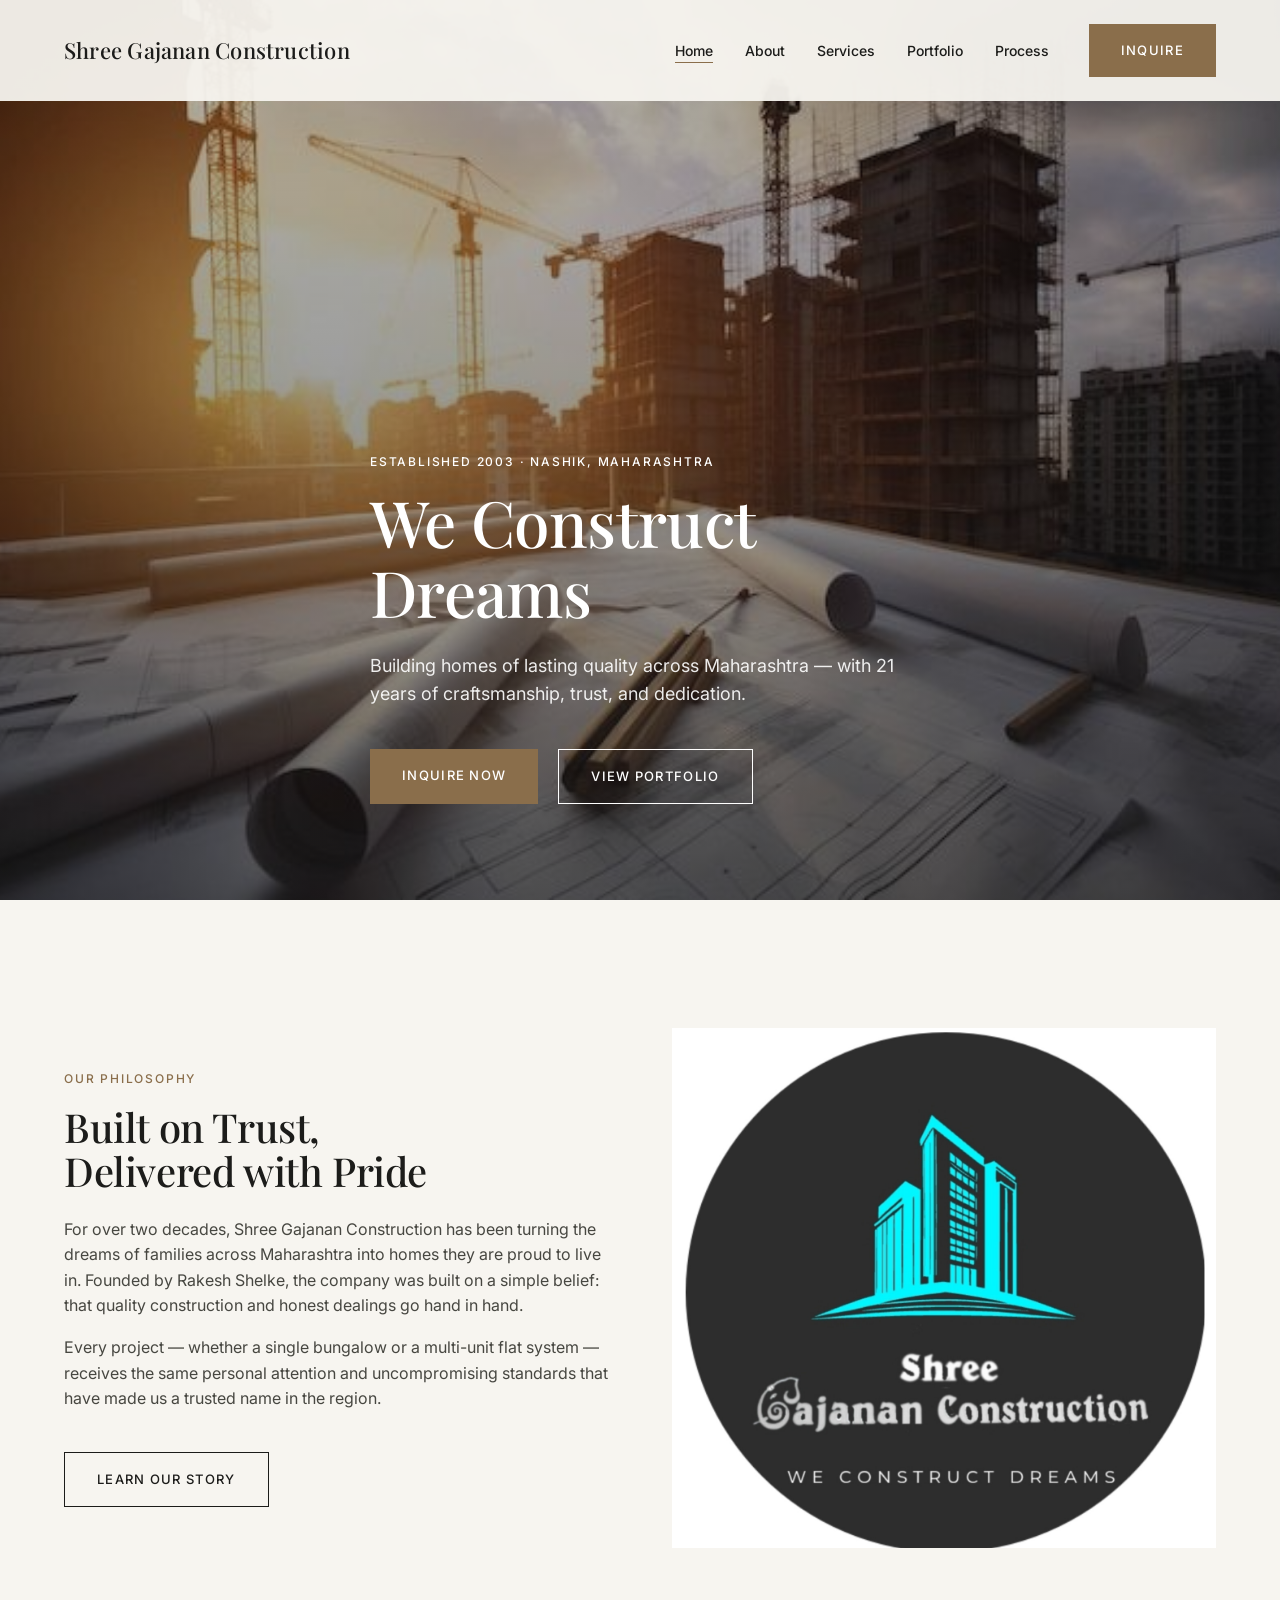
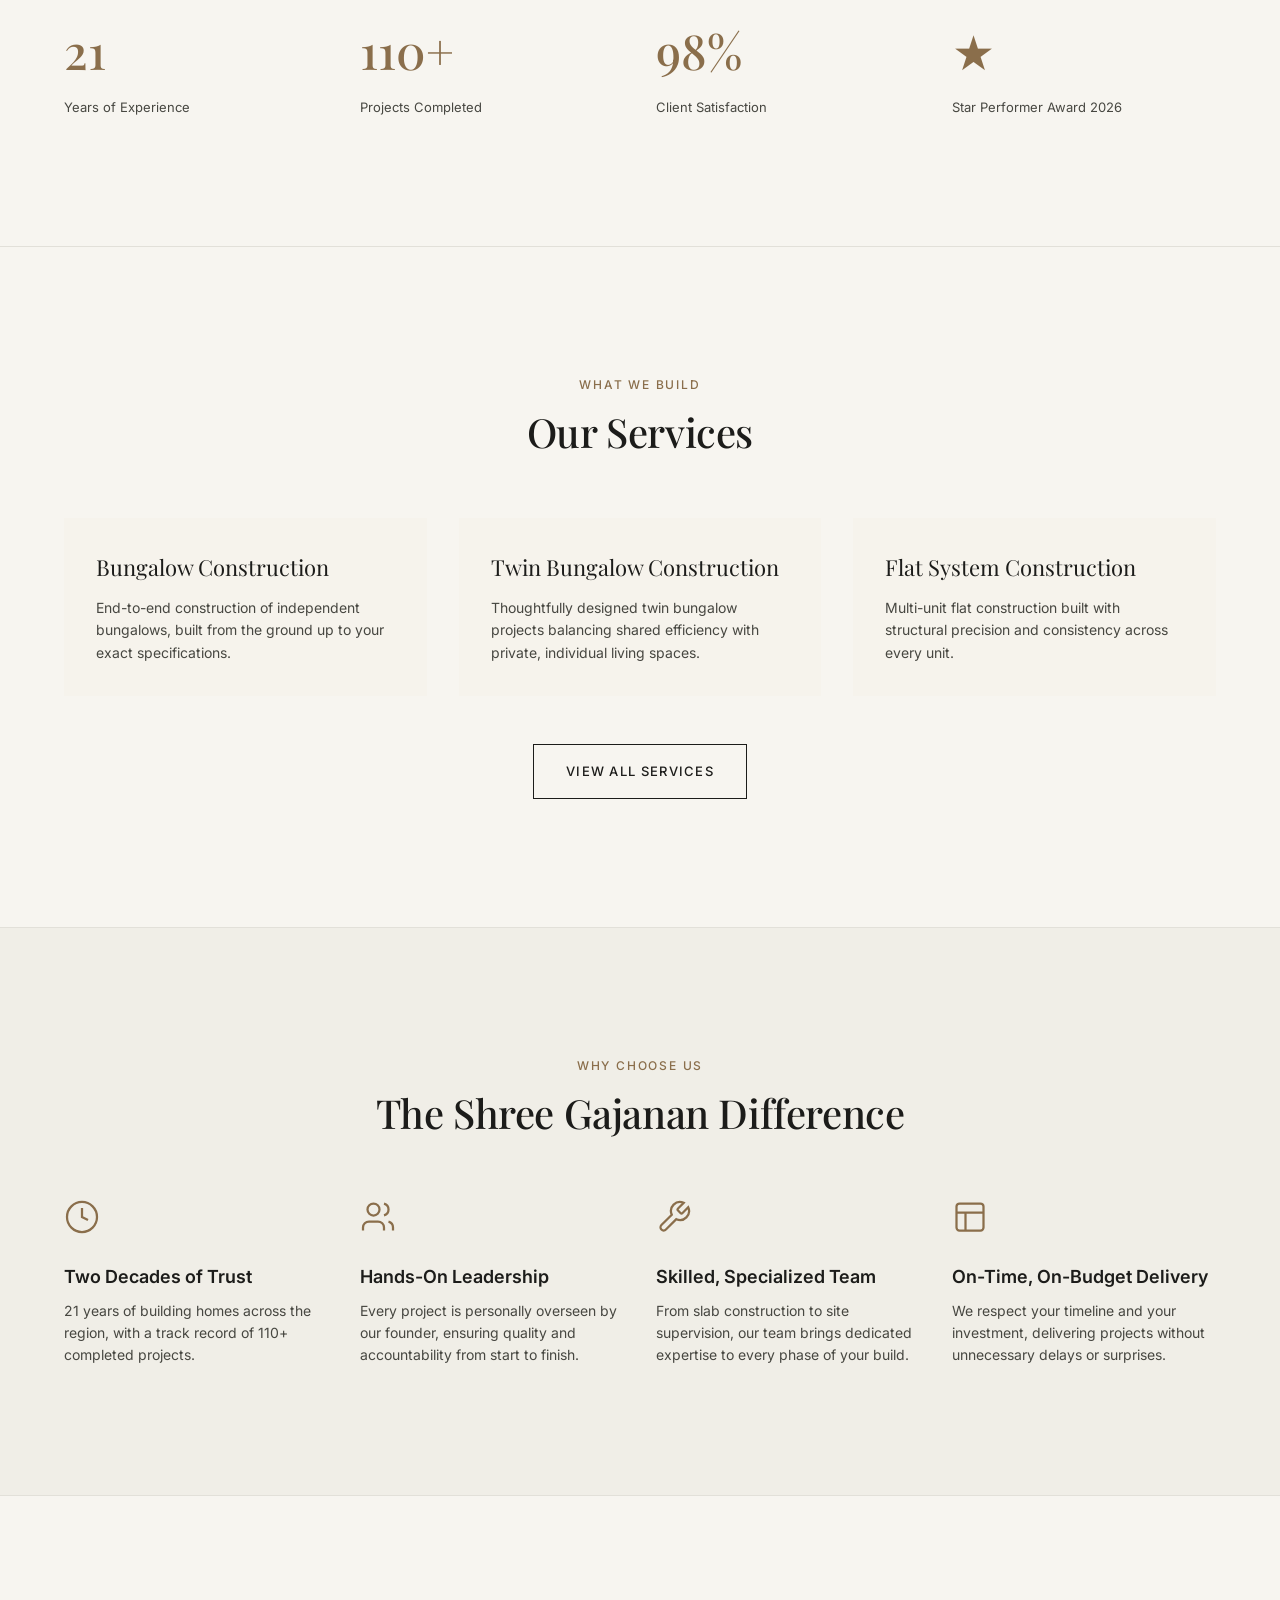
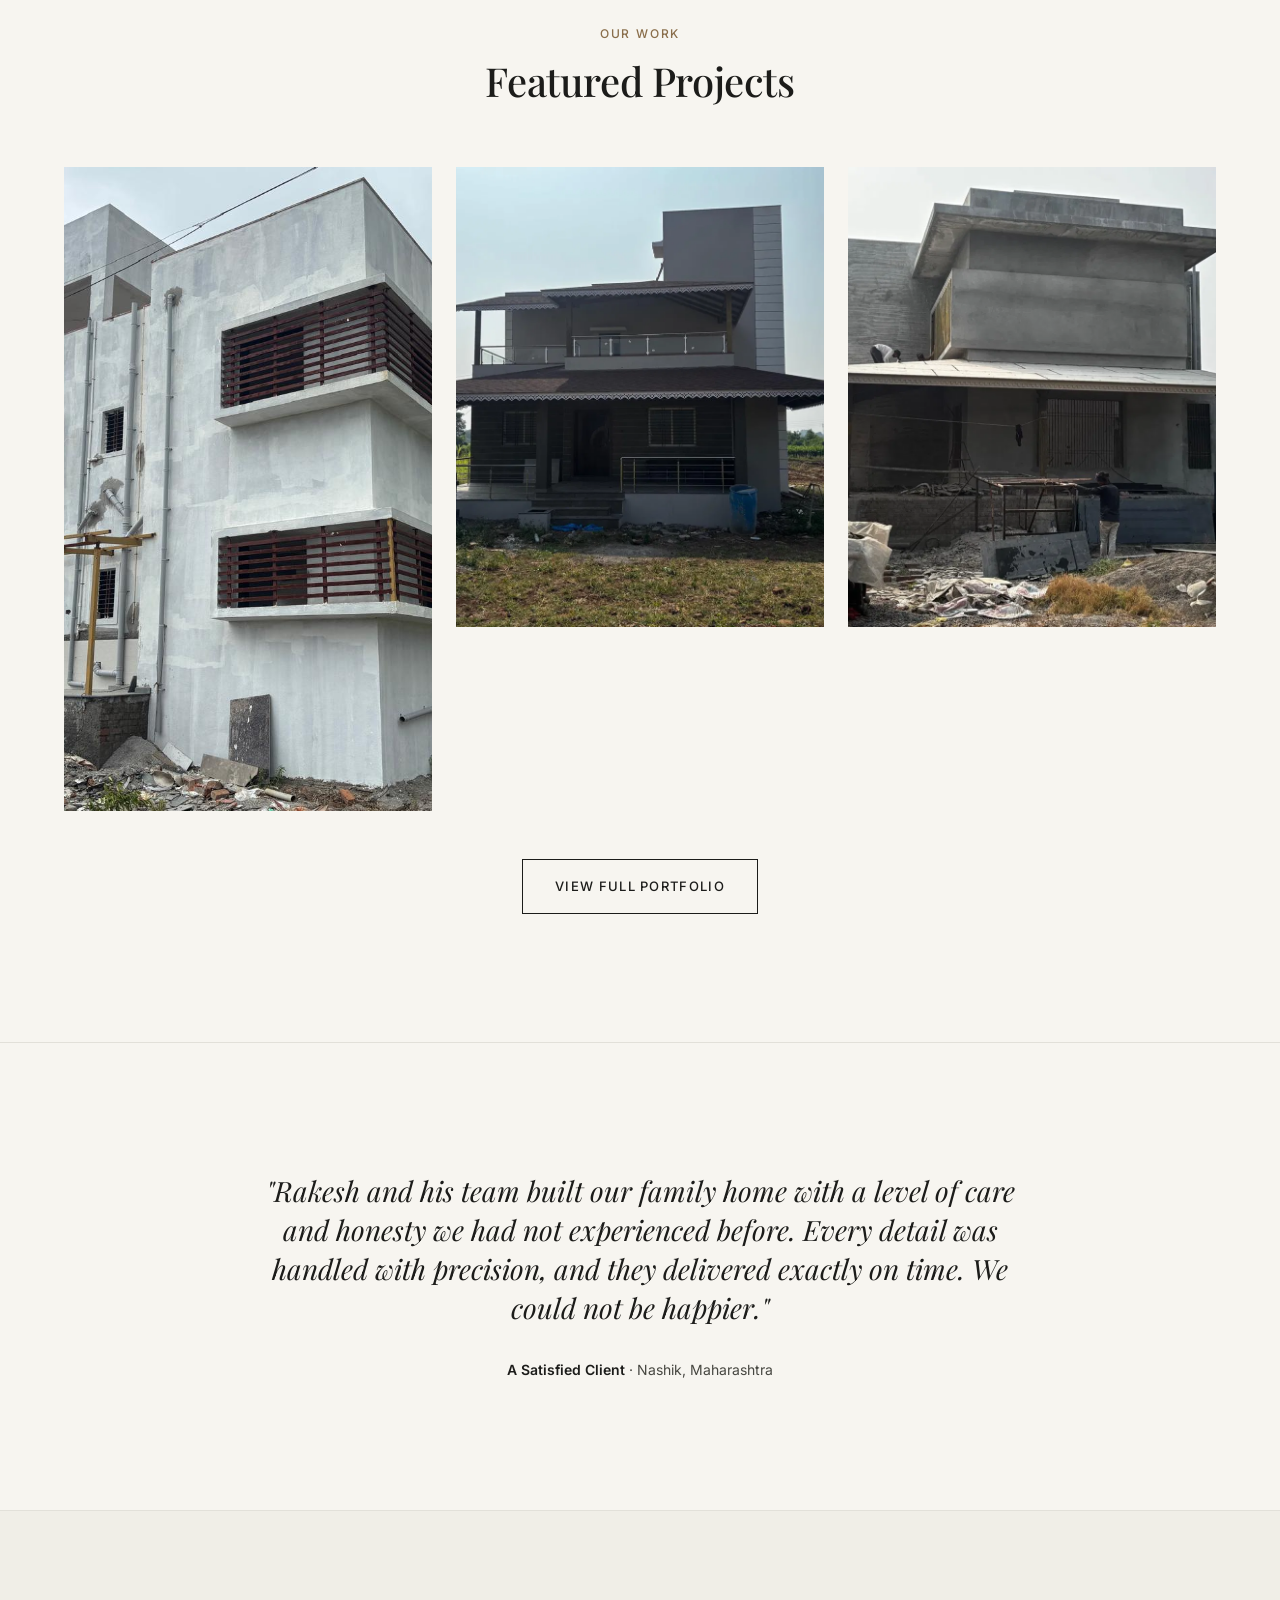
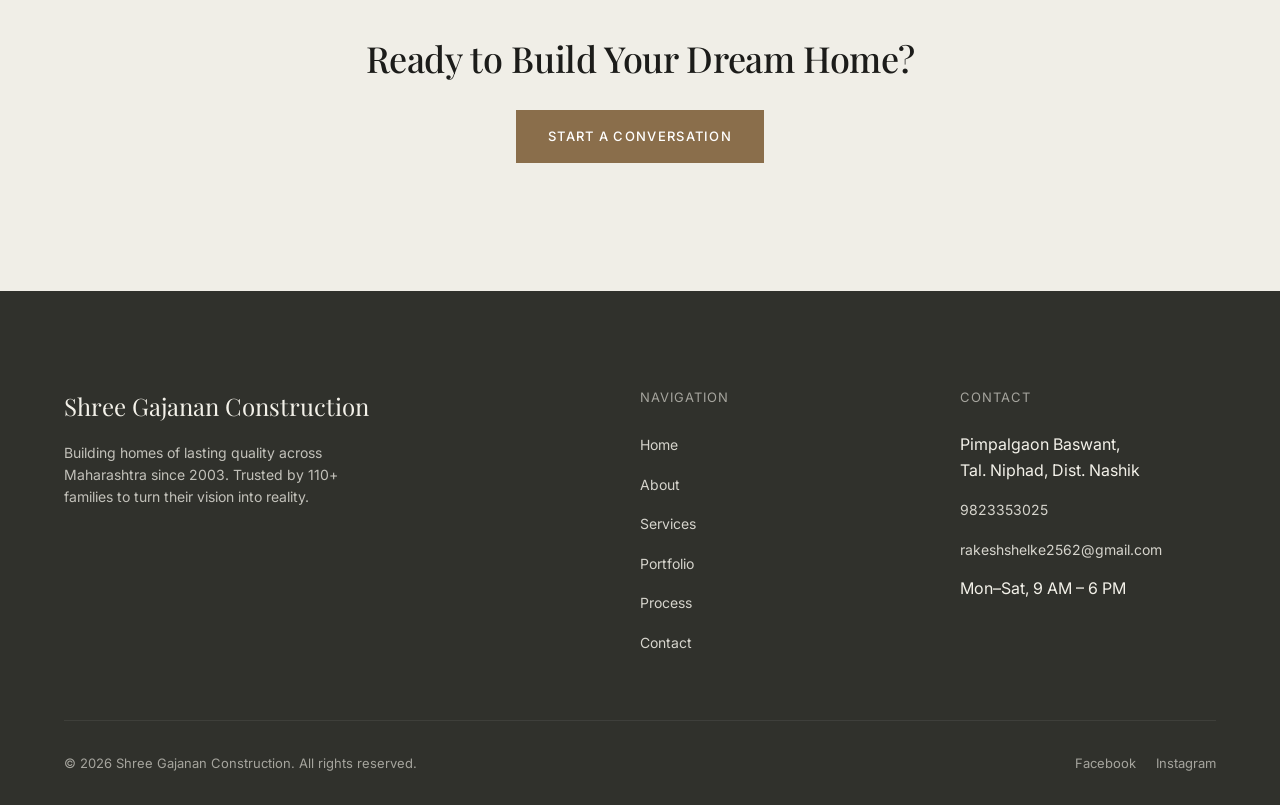
<file: index.html>
<!DOCTYPE html>
<html lang="en">
<head>
  <meta charset="UTF-8" />
  <meta name="viewport" content="width=device-width, initial-scale=1.0" />
  <title>Shree Gajanan Construction</title>
  <link rel="stylesheet" href="assets/css/style.css" />
</head>
<body>

  <!-- ============ HEADER ============ -->
  <header class="header">
    <div class="container">
      <div class="header__inner">
        <a href="index.html" class="header__logo">Shree Gajanan Construction</a>
        <nav class="header__nav">
          <ul class="header__nav-links">
            <li><a href="index.html">Home</a></li>
            <li><a href="about.html">About</a></li>
            <li><a href="services.html">Services</a></li>
            <li><a href="portfolio.html">Portfolio</a></li>
            <li><a href="process.html">Process</a></li>
          </ul>
          <a href="contact.html" class="btn btn--primary">Inquire</a>
          <button class="header__hamburger" aria-label="Open menu">
            <span></span><span></span><span></span>
          </button>
        </nav>
      </div>
    </div>
  </header>

  <!-- Mobile Menu -->
  <div class="mobile-menu-overlay"></div>
  <div class="mobile-menu">
    <button class="mobile-menu__close" aria-label="Close menu">&times;</button>
    <ul class="mobile-menu__links">
      <li><a href="index.html">Home</a></li>
      <li><a href="about.html">About</a></li>
      <li><a href="services.html">Services</a></li>
      <li><a href="portfolio.html">Portfolio</a></li>
      <li><a href="process.html">Process</a></li>
      <li><a href="contact.html">Inquire</a></li>
    </ul>
  </div>

  <!-- ============ HERO ============ -->
  <section class="hero" style="background-image: url('assets/img/hero.jpg');">
    <div class="container">
      <div class="hero__content">
        <span class="eyebrow">Established 2003 · Nashik, Maharashtra</span>
        <h1 class="hero__headline">We Construct<br>Dreams</h1>
        <p class="hero__subtext">Building homes of lasting quality across Maharashtra — with 21 years of craftsmanship, trust, and dedication.</p>
        <div class="hero__buttons">
          <a href="contact.html" class="btn btn--primary">Inquire Now</a>
          <a href="portfolio.html" class="btn btn--on-dark">View Portfolio</a>
        </div>
      </div>
    </div>
  </section>

  <!-- ============ COMPANY INTRO ============ -->
  <section class="section">
    <div class="container">
      <div class="grid-2">
        <div class="reveal">
          <span class="eyebrow">Our Philosophy</span>
          <h2 class="section-heading" style="margin-bottom: 24px;">Built on Trust,<br>Delivered with Pride</h2>
          <p class="body-text" style="margin-bottom: 16px;">For over two decades, Shree Gajanan Construction has been turning the dreams of families across Maharashtra into homes they are proud to live in. Founded by Rakesh Shelke, the company was built on a simple belief: that quality construction and honest dealings go hand in hand.</p>
          <p class="body-text" style="margin-bottom: 40px;">Every project — whether a single bungalow or a multi-unit flat system — receives the same personal attention and uncompromising standards that have made us a trusted name in the region.</p>
          <a href="about.html" class="btn btn--secondary">Learn Our Story</a>
        </div>
        <div class="reveal">
          <img src="assets/img/about-portrait.jpg" alt="Shree Gajanan Construction team at work" style="width:100%; height:520px; object-fit:cover;" />
        </div>
      </div>

      <!-- Stats Row -->
      <div class="stats-row reveal">
        <div class="stat">
          <div class="stat__number">21</div>
          <div class="stat__label">Years of Experience</div>
        </div>
        <div class="stat">
          <div class="stat__number">110+</div>
          <div class="stat__label">Projects Completed</div>
        </div>
        <div class="stat">
          <div class="stat__number">98%</div>
          <div class="stat__label">Client Satisfaction</div>
        </div>
        <div class="stat">
          <div class="stat__number">★</div>
          <div class="stat__label">Star Performer Award 2026</div>
        </div>
      </div>
    </div>
  </section>

  <hr class="divider" />

  <!-- ============ SERVICES TEASER ============ -->
  <section class="section">
    <div class="container">
      <div style="text-align:center; margin-bottom: 64px;" class="reveal">
        <span class="eyebrow">What We Build</span>
        <h2 class="section-heading">Our Services</h2>
      </div>
      <div class="grid-3 reveal">
        <div class="card">
          <div class="card__title">Bungalow Construction</div>
          <p class="card__text">End-to-end construction of independent bungalows, built from the ground up to your exact specifications.</p>
        </div>
        <div class="card">
          <div class="card__title">Twin Bungalow Construction</div>
          <p class="card__text">Thoughtfully designed twin bungalow projects balancing shared efficiency with private, individual living spaces.</p>
        </div>
        <div class="card">
          <div class="card__title">Flat System Construction</div>
          <p class="card__text">Multi-unit flat construction built with structural precision and consistency across every unit.</p>
        </div>
      </div>
      <div style="text-align:center; margin-top: 48px;" class="reveal">
        <a href="services.html" class="btn btn--secondary">View All Services</a>
      </div>
    </div>
  </section>

  <hr class="divider" />

  <!-- ============ WHY CHOOSE US ============ -->
  <section class="section section--tinted">
    <div class="container">
      <div style="text-align:center; margin-bottom: 64px;" class="reveal">
        <span class="eyebrow">Why Choose Us</span>
        <h2 class="section-heading">The Shree Gajanan Difference</h2>
      </div>
      <div class="grid-4 reveal">
        <div class="specialty">
          <svg class="specialty__icon" viewBox="0 0 24 24" fill="none" stroke="currentColor" stroke-width="1.5">
            <circle cx="12" cy="12" r="10"/><path d="M12 6v6l4 2"/>
          </svg>
          <div class="specialty__title">Two Decades of Trust</div>
          <p class="specialty__text">21 years of building homes across the region, with a track record of 110+ completed projects.</p>
        </div>
        <div class="specialty">
          <svg class="specialty__icon" viewBox="0 0 24 24" fill="none" stroke="currentColor" stroke-width="1.5">
            <path d="M16 21v-2a4 4 0 0 0-4-4H6a4 4 0 0 0-4 4v2"/><circle cx="9" cy="7" r="4"/><path d="M22 21v-2a4 4 0 0 0-3-3.87"/><path d="M16 3.13a4 4 0 0 1 0 7.75"/>
          </svg>
          <div class="specialty__title">Hands-On Leadership</div>
          <p class="specialty__text">Every project is personally overseen by our founder, ensuring quality and accountability from start to finish.</p>
        </div>
        <div class="specialty">
          <svg class="specialty__icon" viewBox="0 0 24 24" fill="none" stroke="currentColor" stroke-width="1.5">
            <path d="M14.7 6.3a1 1 0 0 0 0 1.4l1.6 1.6a1 1 0 0 0 1.4 0l3.77-3.77a6 6 0 0 1-7.94 7.94l-6.91 6.91a2.12 2.12 0 0 1-3-3l6.91-6.91a6 6 0 0 1 7.94-7.94l-3.76 3.76z"/>
          </svg>
          <div class="specialty__title">Skilled, Specialized Team</div>
          <p class="specialty__text">From slab construction to site supervision, our team brings dedicated expertise to every phase of your build.</p>
        </div>
        <div class="specialty">
          <svg class="specialty__icon" viewBox="0 0 24 24" fill="none" stroke="currentColor" stroke-width="1.5">
            <rect x="3" y="3" width="18" height="18" rx="2"/><path d="M3 9h18M9 21V9"/>
          </svg>
          <div class="specialty__title">On-Time, On-Budget Delivery</div>
          <p class="specialty__text">We respect your timeline and your investment, delivering projects without unnecessary delays or surprises.</p>
        </div>
      </div>
    </div>
  </section>

  <hr class="divider" />

  <!-- ============ PORTFOLIO TEASER ============ -->
  <section class="section">
    <div class="container">
      <div style="text-align:center; margin-bottom: 64px;" class="reveal">
        <span class="eyebrow">Our Work</span>
        <h2 class="section-heading">Featured Projects</h2>
      </div>
      <div class="portfolio-grid reveal">
        <div class="portfolio-item portfolio-item--tall" data-category="residential">
          <img src="assets/img/project-sonjamb-1.jpg" alt="Sonjamb Residence I" />
          <div class="portfolio-item__overlay">
            <div class="portfolio-item__name">Sonjamb Residence I</div>
            <div class="portfolio-item__location">Sonjamb, Maharashtra</div>
          </div>
        </div>
        <div class="portfolio-item" data-category="residential">
          <img src="assets/img/project-sonjamb-2.jpg" alt="Sonjamb Residence II" />
          <div class="portfolio-item__overlay">
            <div class="portfolio-item__name">Sonjamb Residence II</div>
            <div class="portfolio-item__location">Sonjamb, Maharashtra</div>
          </div>
        </div>
        <div class="portfolio-item" data-category="residential">
          <img src="assets/img/project-chitegaon.jpg" alt="Chitegaon Residence" />
          <div class="portfolio-item__overlay">
            <div class="portfolio-item__name">Chitegaon Residence</div>
            <div class="portfolio-item__location">Chitegaon, Maharashtra</div>
          </div>
        </div>
      </div>
      <div style="text-align:center; margin-top: 48px;" class="reveal">
        <a href="portfolio.html" class="btn btn--secondary">View Full Portfolio</a>
      </div>
    </div>
  </section>

  <hr class="divider" />

  <!-- ============ TESTIMONIAL ============ -->
  <section class="section">
    <div class="container">
      <div class="testimonial reveal">
        <p class="testimonial__quote">"Rakesh and his team built our family home with a level of care and honesty we had not experienced before. Every detail was handled with precision, and they delivered exactly on time. We could not be happier."</p>
        <div class="testimonial__author">
          <strong>A Satisfied Client</strong> · Nashik, Maharashtra
        </div>
      </div>
    </div>
  </section>

  <hr class="divider" />

  <!-- ============ CTA BAND ============ -->
  <section class="section cta-band">
    <div class="container reveal">
      <h2 class="cta-band__heading">Ready to Build Your Dream Home?</h2>
      <a href="contact.html" class="btn btn--primary">Start a Conversation</a>
    </div>
  </section>

  <!-- ============ FOOTER ============ -->
  <footer class="footer">
    <div class="container">
      <div class="footer__grid">
        <div>
          <div class="footer__logo">Shree Gajanan Construction</div>
          <p class="footer__blurb">Building homes of lasting quality across Maharashtra since 2003. Trusted by 110+ families to turn their vision into reality.</p>
        </div>
        <div>
          <div class="footer__heading">Navigation</div>
          <ul class="footer__links">
            <li><a href="index.html">Home</a></li>
            <li><a href="about.html">About</a></li>
            <li><a href="services.html">Services</a></li>
            <li><a href="portfolio.html">Portfolio</a></li>
            <li><a href="process.html">Process</a></li>
            <li><a href="contact.html">Contact</a></li>
          </ul>
        </div>
        <div>
          <div class="footer__heading">Contact</div>
          <ul class="footer__links">
            <li>Pimpalgaon Baswant,<br>Tal. Niphad, Dist. Nashik</li>
            <li><a href="tel:9823353025">9823353025</a></li>
            <li><a href="mailto:rakeshshelke2562@gmail.com">rakeshshelke2562@gmail.com</a></li>
            <li>Mon–Sat, 9 AM – 6 PM</li>
          </ul>
        </div>
      </div>
      <div class="footer__bottom">
        <span>© 2026 Shree Gajanan Construction. All rights reserved.</span>
        <div class="footer__social">
          <a href="#">Facebook</a>
          <a href="#">Instagram</a>
        </div>
      </div>
    </div>
  </footer>

  <script src="assets/js/main.js"></script>
</body>
</html>
</file>
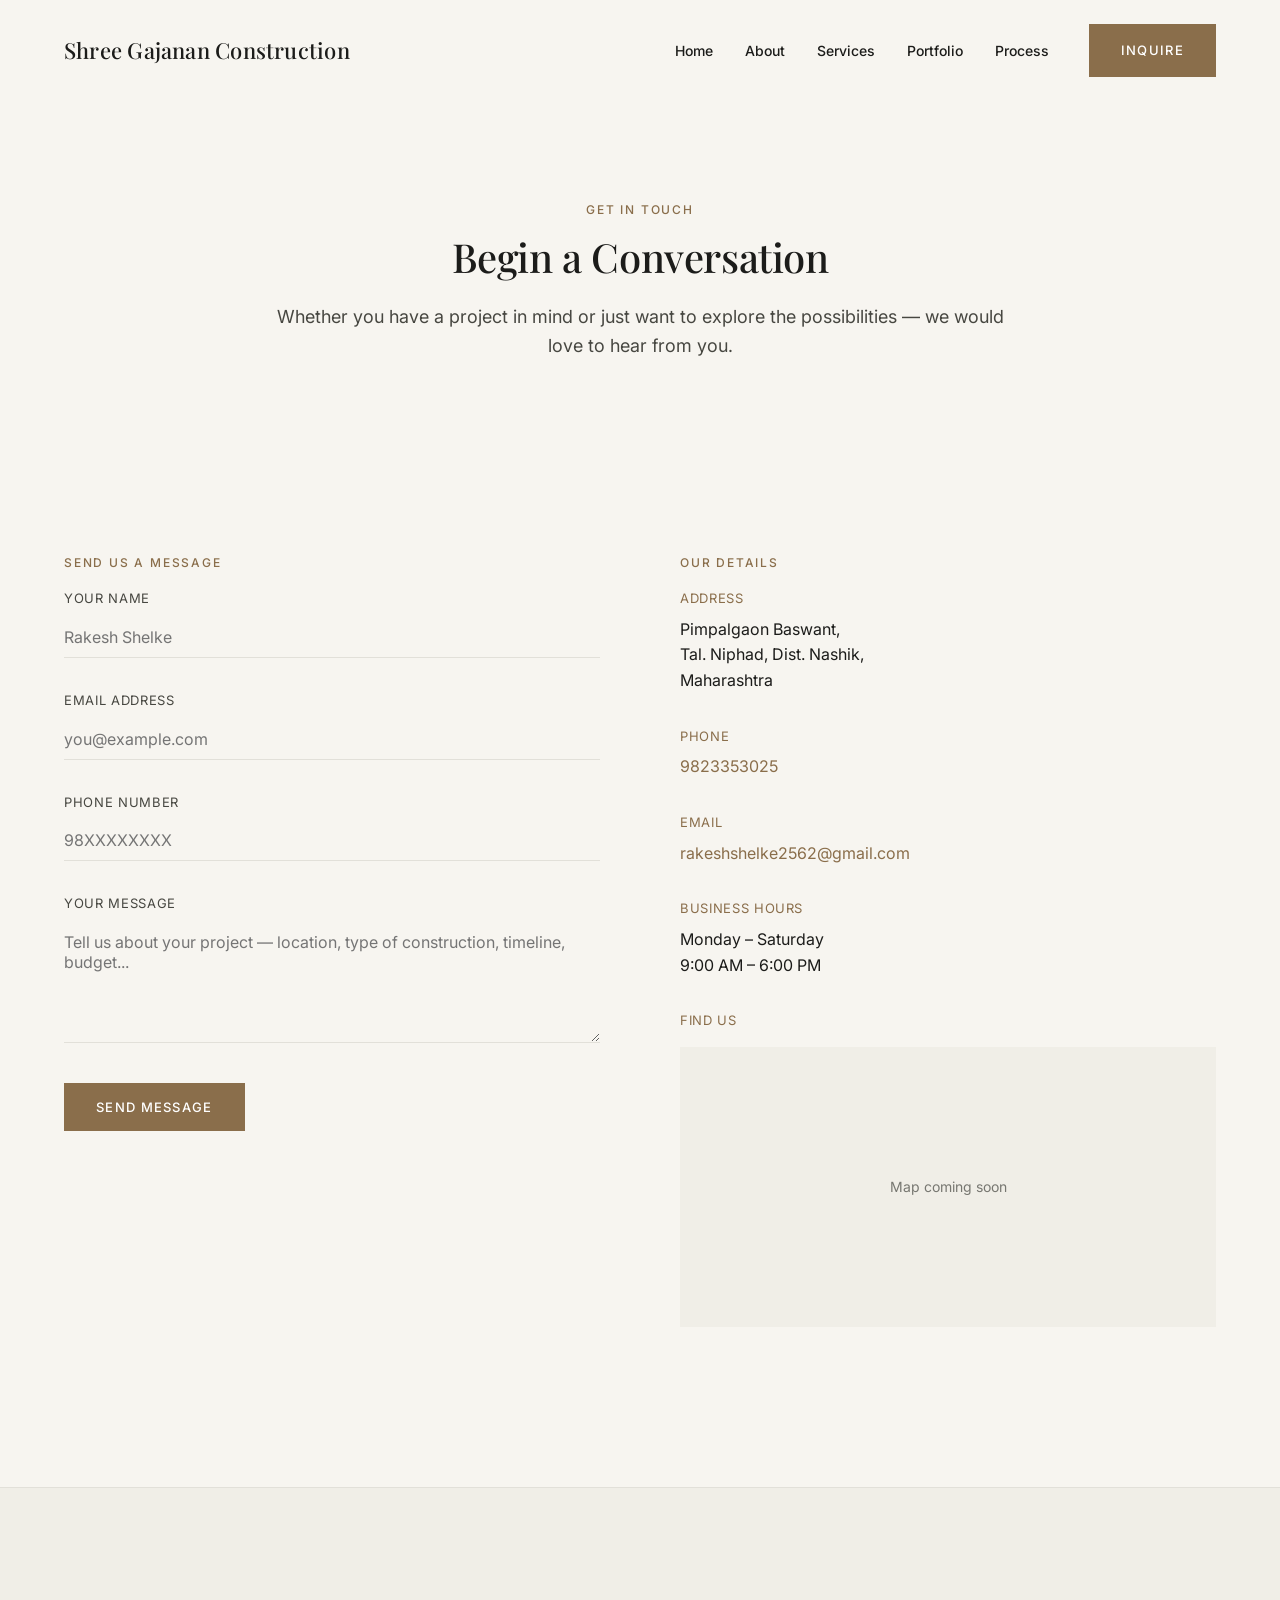
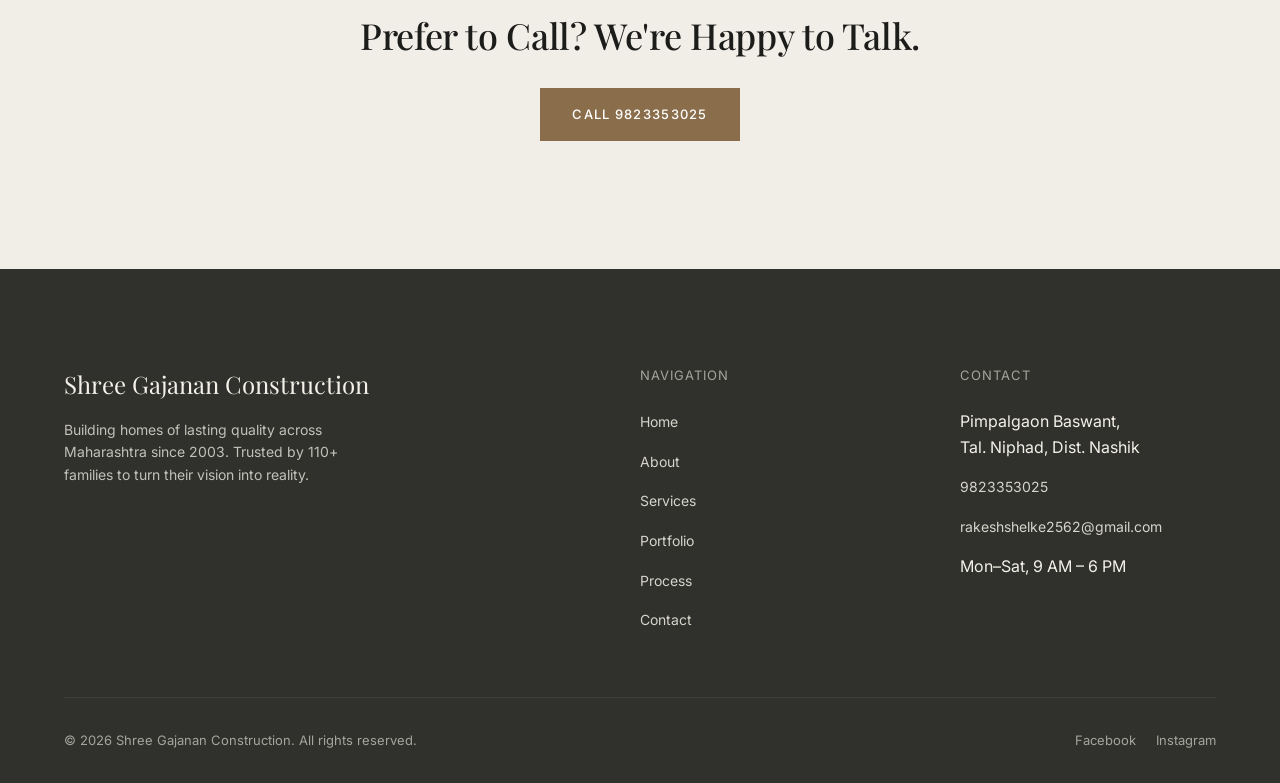
<file: contact.html>
<!DOCTYPE html>
<html lang="en">
<head>
  <meta charset="UTF-8" />
  <meta name="viewport" content="width=device-width, initial-scale=1.0" />
  <title>Contact — Shree Gajanan Construction</title>
  <link rel="stylesheet" href="assets/css/style.css" />
</head>
<body>

  <!-- ============ HEADER ============ -->
  <header class="header">
    <div class="container">
      <div class="header__inner">
        <a href="index.html" class="header__logo">Shree Gajanan Construction</a>
        <nav class="header__nav">
          <ul class="header__nav-links">
            <li><a href="index.html">Home</a></li>
            <li><a href="about.html">About</a></li>
            <li><a href="services.html">Services</a></li>
            <li><a href="portfolio.html">Portfolio</a></li>
            <li><a href="process.html">Process</a></li>
          </ul>
          <a href="contact.html" class="btn btn--primary">Inquire</a>
          <button class="header__hamburger" aria-label="Open menu">
            <span></span><span></span><span></span>
          </button>
        </nav>
      </div>
    </div>
  </header>

  <!-- Mobile Menu -->
  <div class="mobile-menu-overlay"></div>
  <div class="mobile-menu">
    <button class="mobile-menu__close" aria-label="Close menu">&times;</button>
    <ul class="mobile-menu__links">
      <li><a href="index.html">Home</a></li>
      <li><a href="about.html">About</a></li>
      <li><a href="services.html">Services</a></li>
      <li><a href="portfolio.html">Portfolio</a></li>
      <li><a href="process.html">Process</a></li>
      <li><a href="contact.html">Inquire</a></li>
    </ul>
  </div>

  <!-- ============ PAGE HEADER ============ -->
  <div class="container">
    <div class="page-header reveal">
      <span class="eyebrow">Get In Touch</span>
      <h1 class="section-heading">Begin a Conversation</h1>
      <p class="page-header__desc">Whether you have a project in mind or just want to explore the possibilities — we would love to hear from you.</p>
    </div>
  </div>

  <!-- ============ CONTACT SECTION ============ -->
  <section class="section">
    <div class="container">
      <div class="contact-layout reveal">

        <!-- Left: Contact Form -->
        <div>
          <span class="eyebrow">Send Us a Message</span>
          <form class="contact-form" novalidate>

            <div class="form-group">
              <label class="form-label" for="name">Your Name</label>
              <input class="form-input" type="text" id="name" name="name" placeholder="Rakesh Shelke" />
            </div>

            <div class="form-group">
              <label class="form-label" for="email">Email Address</label>
              <input class="form-input" type="email" id="email" name="email" placeholder="you@example.com" />
            </div>

            <div class="form-group">
              <label class="form-label" for="phone">Phone Number</label>
              <input class="form-input" type="tel" id="phone" name="phone" placeholder="98XXXXXXXX" />
            </div>

            <div class="form-group">
              <label class="form-label" for="message">Your Message</label>
              <textarea class="form-textarea" id="message" name="message" rows="5" placeholder="Tell us about your project — location, type of construction, timeline, budget..."></textarea>
            </div>

            <button type="submit" class="btn btn--primary">Send Message</button>

            <!-- Status message — shown by JavaScript after submit -->
            <div class="form-status"></div>

          </form>
        </div>

        <!-- Right: Contact Details -->
        <div>
          <span class="eyebrow">Our Details</span>

          <div class="contact-info__item">
            <span class="contact-info__label">Address</span>
            <div class="contact-info__value">
              Pimpalgaon Baswant,<br />
              Tal. Niphad, Dist. Nashik,<br />
              Maharashtra
            </div>
          </div>

          <div class="contact-info__item">
            <span class="contact-info__label">Phone</span>
            <div class="contact-info__value">
              <a href="tel:9823353025" style="color: var(--color-accent-bronze);">9823353025</a>
            </div>
          </div>

          <div class="contact-info__item">
            <span class="contact-info__label">Email</span>
            <div class="contact-info__value">
              <a href="mailto:rakeshshelke2562@gmail.com" style="color: var(--color-accent-bronze);">rakeshshelke2562@gmail.com</a>
            </div>
          </div>

          <div class="contact-info__item">
            <span class="contact-info__label">Business Hours</span>
            <div class="contact-info__value">
              Monday – Saturday<br />
              9:00 AM – 6:00 PM
            </div>
          </div>

          <!-- Map Placeholder -->
          <div class="contact-info__item">
            <span class="contact-info__label">Find Us</span>
            <div class="map-placeholder">
              Map coming soon
            </div>
          </div>

        </div>
      </div>
    </div>
  </section>

  <hr class="divider" />

  <!-- ============ CTA BAND ============ -->
  <section class="section cta-band">
    <div class="container reveal">
      <h2 class="cta-band__heading">Prefer to Call? We're Happy to Talk.</h2>
      <a href="tel:9823353025" class="btn btn--primary">Call 9823353025</a>
    </div>
  </section>

  <!-- ============ FOOTER ============ -->
  <footer class="footer">
    <div class="container">
      <div class="footer__grid">
        <div>
          <div class="footer__logo">Shree Gajanan Construction</div>
          <p class="footer__blurb">Building homes of lasting quality across Maharashtra since 2003. Trusted by 110+ families to turn their vision into reality.</p>
        </div>
        <div>
          <div class="footer__heading">Navigation</div>
          <ul class="footer__links">
            <li><a href="index.html">Home</a></li>
            <li><a href="about.html">About</a></li>
            <li><a href="services.html">Services</a></li>
            <li><a href="portfolio.html">Portfolio</a></li>
            <li><a href="process.html">Process</a></li>
            <li><a href="contact.html">Contact</a></li>
          </ul>
        </div>
        <div>
          <div class="footer__heading">Contact</div>
          <ul class="footer__links">
            <li>Pimpalgaon Baswant,<br>Tal. Niphad, Dist. Nashik</li>
            <li><a href="tel:9823353025">9823353025</a></li>
            <li><a href="mailto:rakeshshelke2562@gmail.com">rakeshshelke2562@gmail.com</a></li>
            <li>Mon–Sat, 9 AM – 6 PM</li>
          </ul>
        </div>
      </div>
      <div class="footer__bottom">
        <span>© 2026 Shree Gajanan Construction. All rights reserved.</span>
        <div class="footer__social">
          <a href="#">Facebook</a>
          <a href="#">Instagram</a>
        </div>
      </div>
    </div>
  </footer>

  <script src="assets/js/main.js"></script>
</body>
</html>
</file>
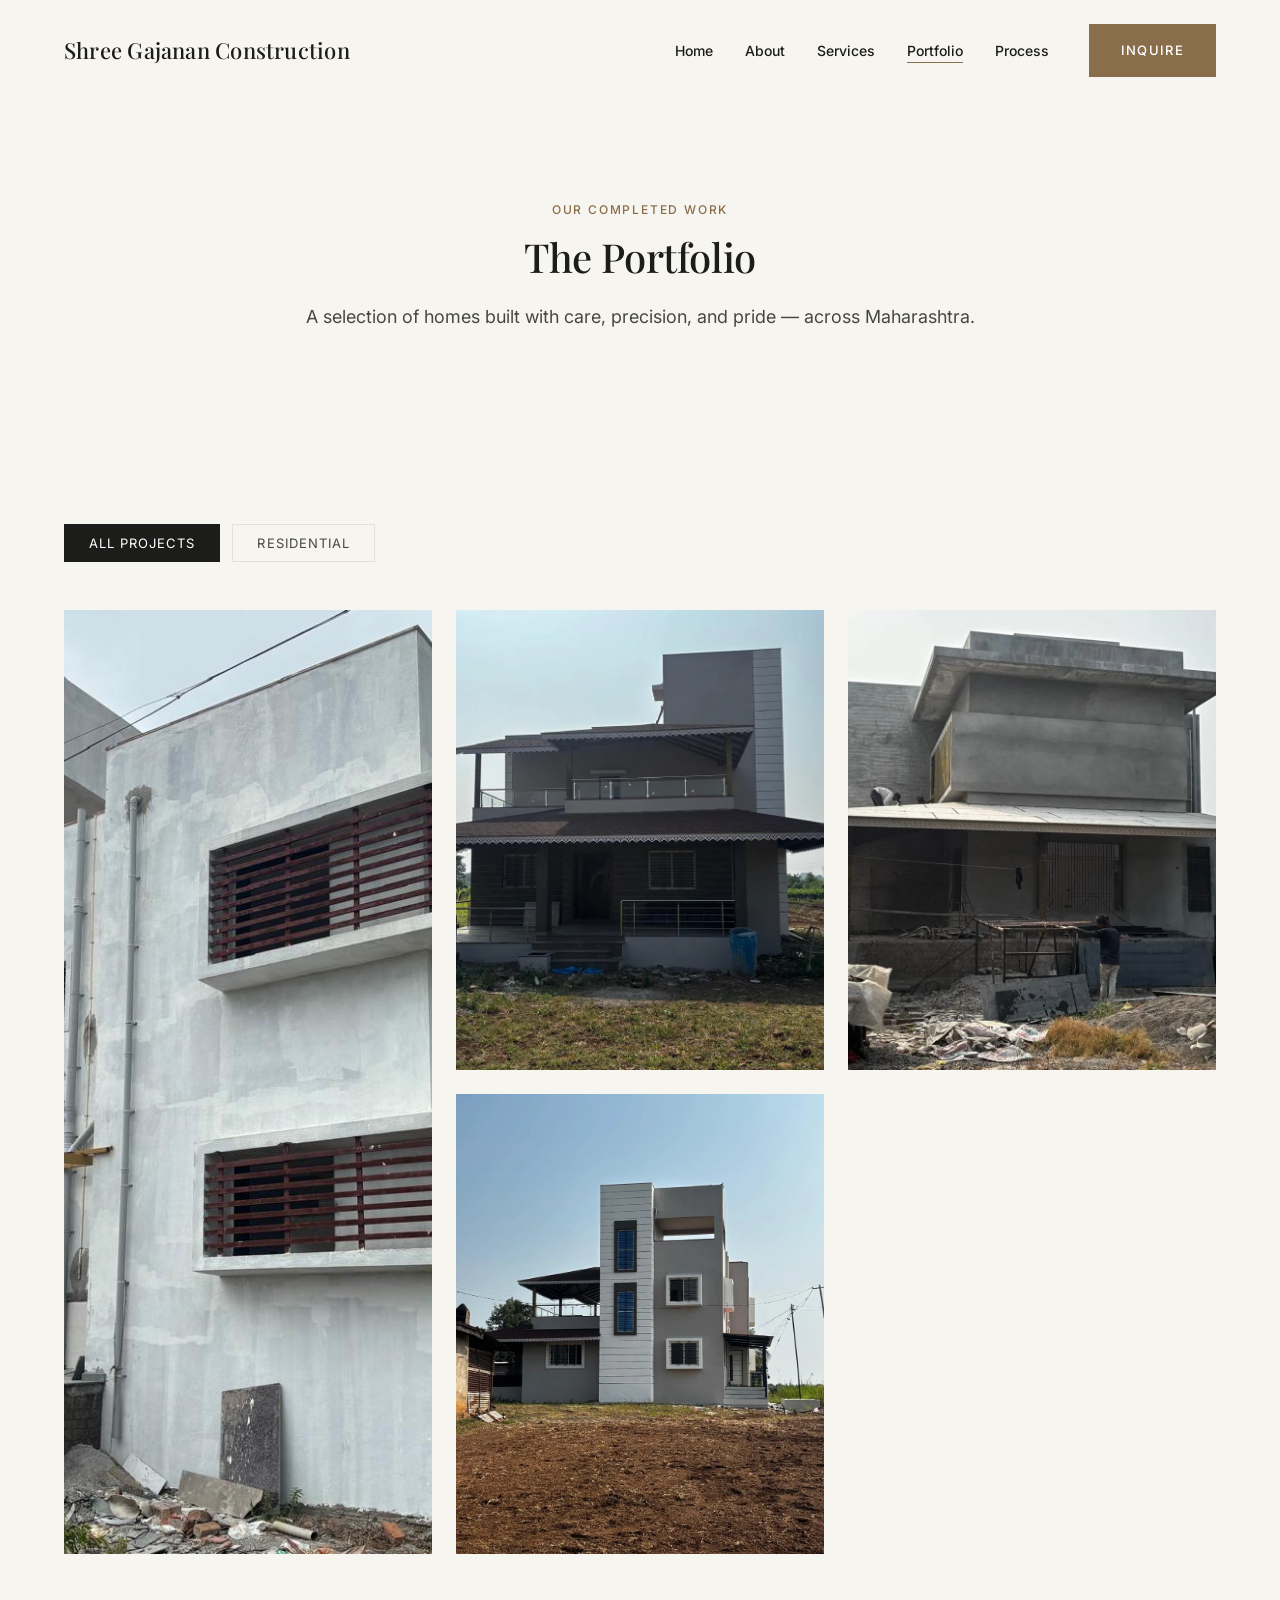
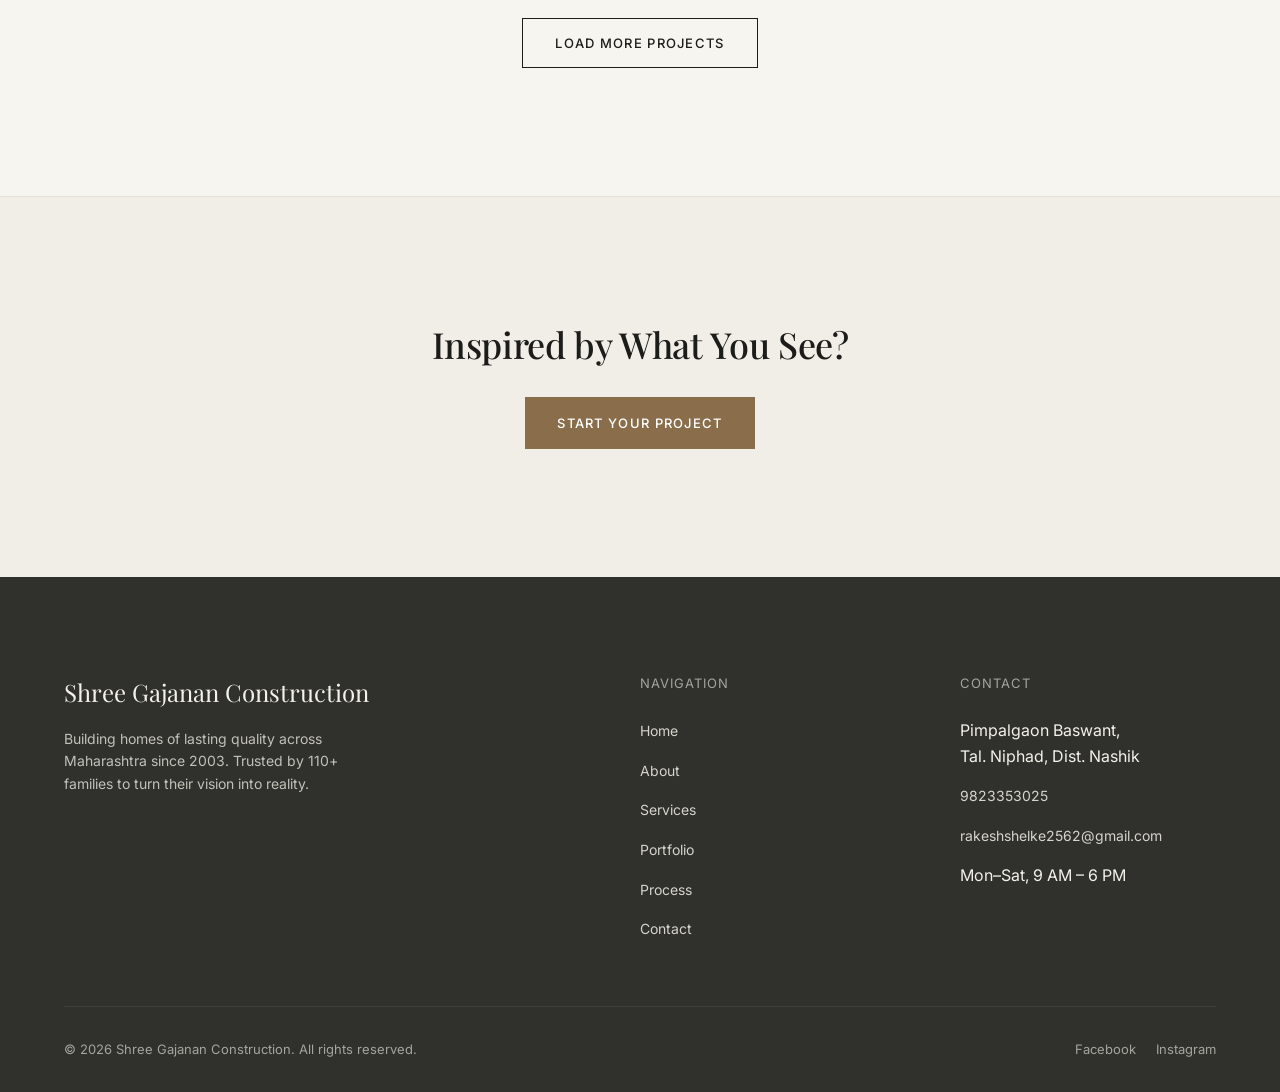
<file: portfolio.html>
<!DOCTYPE html>
<html lang="en">
<head>
  <meta charset="UTF-8" />
  <meta name="viewport" content="width=device-width, initial-scale=1.0" />
  <title>Portfolio — Shree Gajanan Construction</title>
  <link rel="stylesheet" href="assets/css/style.css" />
</head>
<body>

  <!-- ============ HEADER ============ -->
  <header class="header">
    <div class="container">
      <div class="header__inner">
        <a href="index.html" class="header__logo">Shree Gajanan Construction</a>
        <nav class="header__nav">
          <ul class="header__nav-links">
            <li><a href="index.html">Home</a></li>
            <li><a href="about.html">About</a></li>
            <li><a href="services.html">Services</a></li>
            <li><a href="portfolio.html">Portfolio</a></li>
            <li><a href="process.html">Process</a></li>
          </ul>
          <a href="contact.html" class="btn btn--primary">Inquire</a>
          <button class="header__hamburger" aria-label="Open menu">
            <span></span><span></span><span></span>
          </button>
        </nav>
      </div>
    </div>
  </header>

  <!-- Mobile Menu -->
  <div class="mobile-menu-overlay"></div>
  <div class="mobile-menu">
    <button class="mobile-menu__close" aria-label="Close menu">&times;</button>
    <ul class="mobile-menu__links">
      <li><a href="index.html">Home</a></li>
      <li><a href="about.html">About</a></li>
      <li><a href="services.html">Services</a></li>
      <li><a href="portfolio.html">Portfolio</a></li>
      <li><a href="process.html">Process</a></li>
      <li><a href="contact.html">Inquire</a></li>
    </ul>
  </div>

  <!-- ============ PAGE HEADER ============ -->
  <div class="container">
    <div class="page-header reveal">
      <span class="eyebrow">Our Completed Work</span>
      <h1 class="section-heading">The Portfolio</h1>
      <p class="page-header__desc">A selection of homes built with care, precision, and pride — across Maharashtra.</p>
    </div>
  </div>

  <!-- ============ PORTFOLIO SECTION ============ -->
  <section class="section">
    <div class="container">

      <!-- Filter Buttons -->
      <div class="portfolio-filter reveal">
        <button class="filter-btn active" data-filter="all">All Projects</button>
        <button class="filter-btn" data-filter="residential">Residential</button>
      </div>

      <!-- Portfolio Grid -->
      <div class="portfolio-grid reveal">

        <!-- Project 1 -->
        <div class="portfolio-item portfolio-item--tall" data-category="residential">
          <img src="assets/img/project-sonjamb-1.jpg" alt="Sonjamb Residence I" />
          <div class="portfolio-item__overlay">
            <div class="portfolio-item__name">Sonjamb Residence I</div>
            <div class="portfolio-item__location">Sonjamb, Maharashtra</div>
          </div>
        </div>

        <!-- Project 2 -->
        <div class="portfolio-item" data-category="residential">
          <img src="assets/img/project-sonjamb-2.jpg" alt="Sonjamb Residence II" />
          <div class="portfolio-item__overlay">
            <div class="portfolio-item__name">Sonjamb Residence II</div>
            <div class="portfolio-item__location">Sonjamb, Maharashtra</div>
          </div>
        </div>

        <!-- Project 3 -->
        <div class="portfolio-item" data-category="residential">
          <img src="assets/img/project-chitegaon.jpg" alt="Chitegaon Residence" />
          <div class="portfolio-item__overlay">
            <div class="portfolio-item__name">Chitegaon Residence</div>
            <div class="portfolio-item__location">Chitegaon, Maharashtra</div>
          </div>
        </div>

        <!-- Project 4 -->
        <div class="portfolio-item" data-category="residential">
          <img src="assets/img/project-paregaon.jpg" alt="Paregaon Residence" />
          <div class="portfolio-item__overlay">
            <div class="portfolio-item__name">Paregaon Residence</div>
            <div class="portfolio-item__location">Paregaon, Maharashtra</div>
          </div>
        </div>

      </div>

      <!-- Load More (placeholder) -->
      <div style="text-align:center; margin-top: 64px;" class="reveal">
        <button class="btn btn--secondary">Load More Projects</button>
      </div>

    </div>
  </section>

  <hr class="divider" />

  <!-- ============ CTA BAND ============ -->
  <section class="section cta-band">
    <div class="container reveal">
      <h2 class="cta-band__heading">Inspired by What You See?</h2>
      <a href="contact.html" class="btn btn--primary">Start Your Project</a>
    </div>
  </section>

  <!-- ============ FOOTER ============ -->
  <footer class="footer">
    <div class="container">
      <div class="footer__grid">
        <div>
          <div class="footer__logo">Shree Gajanan Construction</div>
          <p class="footer__blurb">Building homes of lasting quality across Maharashtra since 2003. Trusted by 110+ families to turn their vision into reality.</p>
        </div>
        <div>
          <div class="footer__heading">Navigation</div>
          <ul class="footer__links">
            <li><a href="index.html">Home</a></li>
            <li><a href="about.html">About</a></li>
            <li><a href="services.html">Services</a></li>
            <li><a href="portfolio.html">Portfolio</a></li>
            <li><a href="process.html">Process</a></li>
            <li><a href="contact.html">Contact</a></li>
          </ul>
        </div>
        <div>
          <div class="footer__heading">Contact</div>
          <ul class="footer__links">
            <li>Pimpalgaon Baswant,<br>Tal. Niphad, Dist. Nashik</li>
            <li><a href="tel:9823353025">9823353025</a></li>
            <li><a href="mailto:rakeshshelke2562@gmail.com">rakeshshelke2562@gmail.com</a></li>
            <li>Mon–Sat, 9 AM – 6 PM</li>
          </ul>
        </div>
      </div>
      <div class="footer__bottom">
        <span>© 2026 Shree Gajanan Construction. All rights reserved.</span>
        <div class="footer__social">
          <a href="#">Facebook</a>
          <a href="#">Instagram</a>
        </div>
      </div>
    </div>
  </footer>

  <script src="assets/js/main.js"></script>
</body>
</html>
</file>
<file: assets/css/style.css>
/* ============================================
   SHREE GAJANAN CONSTRUCTION — "QUIET HERITAGE"
   Main Stylesheet
   ============================================ */

/* --- Google Fonts --- */
@import url('https://fonts.googleapis.com/css2?family=Playfair+Display:wght@400;500;600&family=Inter:wght@400;500;600&display=swap');

/* --- Design Tokens (CSS Variables) --- */
:root {
  /* Colors */
  --color-background: #F7F5F0;
  --color-surface-container: #F0EEE7;
  --color-surface-container-low: #F6F3EC;
  --color-primary: #1C1C1A;
  --color-accent-bronze: #8A6E4B;
  --color-accent-forest: #2F4438;
  --color-on-surface-variant: #474741;
  --color-divider: #E2E0D9;
  --color-outline: #777771;
  --color-inverse-surface: #30312C;
  --color-inverse-on-surface: #F3F1E9;
  --color-error: #BA1A1A;

  /* Typography */
  --font-heading: 'Playfair Display', serif;
  --font-body: 'Inter', sans-serif;

  /* Layout */
  --max-width: 1440px;
  --side-margin-desktop: 64px;
  --side-margin-mobile: 24px;
  --section-gap-desktop: 128px;
  --section-gap-mobile: 72px;
}

/* --- Reset & Base Styles --- */
* {
  margin: 0;
  padding: 0;
  box-sizing: border-box;
}

html {
  scroll-behavior: smooth;
}

body {
  font-family: var(--font-body);
  background-color: var(--color-background);
  color: var(--color-primary);
  line-height: 1.6;
  -webkit-font-smoothing: antialiased;
}

img {
  max-width: 100%;
  display: block;
}

a {
  text-decoration: none;
  color: inherit;
}

ul, ol {
  list-style: none;
}

button {
  font-family: var(--font-body);
  cursor: pointer;
  border: none;
  background: none;
}

h1, h2, h3, h4 {
  font-family: var(--font-heading);
  font-weight: 500;
  line-height: 1.1;
  letter-spacing: -0.01em;
}

/* --- Layout Container --- */
.container {
  max-width: var(--max-width);
  margin: 0 auto;
  padding: 0 var(--side-margin-desktop);
}

@media (max-width: 768px) {
  .container {
    padding: 0 var(--side-margin-mobile);
  }
}

/* --- Section Spacing --- */
.section {
  padding: var(--section-gap-desktop) 0;
}

@media (max-width: 768px) {
  .section {
    padding: var(--section-gap-mobile) 0;
  }
}

.section--tinted {
  background-color: var(--color-surface-container);
}

/* --- Divider --- */
.divider {
  height: 1px;
  background-color: var(--color-divider);
  border: none;
}

/* --- Eyebrow Label --- */
.eyebrow {
  font-family: var(--font-body);
  font-size: 12px;
  text-transform: uppercase;
  letter-spacing: 0.15em;
  font-weight: 500;
  color: var(--color-accent-bronze);
  margin-bottom: 16px;
  display: block;
}

/* --- Headings --- */
.display-heading {
  font-size: 64px;
  line-height: 1.1;
  letter-spacing: -0.02em;
  font-weight: 500;
}

@media (max-width: 768px) {
  .display-heading {
    font-size: 40px;
  }
}

.section-heading {
  font-size: 40px;
  font-weight: 500;
}

@media (max-width: 768px) {
  .section-heading {
    font-size: 28px;
  }
}

.body-text {
  font-size: 16px;
  color: var(--color-on-surface-variant);
}

/* --- Buttons --- */
.btn {
  display: inline-block;
  padding: 16px 32px;
  font-size: 13px;
  font-weight: 500;
  text-transform: uppercase;
  letter-spacing: 0.1em;
  border-radius: 0;
  transition: all 0.3s ease;
}

.btn--primary {
  background-color: var(--color-accent-bronze);
  color: #FFFFFF;
}

.btn--primary:hover {
  background-color: var(--color-primary);
}

.btn--secondary {
  background-color: transparent;
  border: 1px solid var(--color-primary);
  color: var(--color-primary);
}

.btn--secondary:hover {
  background-color: var(--color-primary);
  color: #FFFFFF;
}

.btn--on-dark {
  background-color: transparent;
  border: 1px solid #FFFFFF;
  color: #FFFFFF;
}

.btn--on-dark:hover {
  background-color: #FFFFFF;
  color: var(--color-primary);
}

/* ============================================
   HEADER / NAVIGATION
   ============================================ */
.header {
  position: fixed;
  top: 0;
  left: 0;
  right: 0;
  z-index: 1000;
  background-color: rgba(247, 245, 240, 0.95);
  transition: box-shadow 0.3s ease;
}

.header.scrolled {
  box-shadow: 0 4px 24px rgba(28, 28, 26, 0.05);
}

.header__inner {
  display: flex;
  align-items: center;
  justify-content: space-between;
  padding-top: 24px;
  padding-bottom: 24px;
}

.header__logo {
  font-family: var(--font-heading);
  font-size: 22px;
  font-weight: 500;
  letter-spacing: 0.01em;
}

.header__nav {
  display: flex;
  align-items: center;
  gap: 40px;
}

.header__nav-links {
  display: flex;
  gap: 32px;
}

.header__nav-links a {
  font-size: 14px;
  font-weight: 500;
  color: var(--color-primary);
  position: relative;
}

.header__nav-links a::after {
  content: '';
  position: absolute;
  bottom: -4px;
  left: 0;
  width: 0;
  height: 1px;
  background-color: var(--color-accent-bronze);
  transition: width 0.3s ease;
}

.header__nav-links a:hover::after,
.header__nav-links a.active::after {
  width: 100%;
}

.header__hamburger {
  display: none;
  flex-direction: column;
  gap: 5px;
  width: 28px;
}

.header__hamburger span {
  display: block;
  height: 1px;
  background-color: var(--color-primary);
  width: 100%;
}

@media (max-width: 900px) {
  .header__nav-links {
    display: none;
  }
  .header__hamburger {
    display: flex;
  }
  .header__nav .btn {
    display: none;
  }
}

.mobile-menu {
  position: fixed;
  top: 0;
  right: -100%;
  width: 80%;
  max-width: 360px;
  height: 100vh;
  background-color: var(--color-background);
  z-index: 1100;
  padding: 32px;
  transition: right 0.4s ease;
  box-shadow: -10px 0 40px rgba(0,0,0,0.08);
}

.mobile-menu.open {
  right: 0;
}

.mobile-menu__close {
  font-size: 28px;
  margin-bottom: 40px;
  display: block;
}

.mobile-menu__links {
  display: flex;
  flex-direction: column;
  gap: 24px;
}

.mobile-menu__links a {
  font-size: 18px;
  font-weight: 500;
}

.mobile-menu-overlay {
  display: none;
  position: fixed;
  inset: 0;
  background: rgba(28, 28, 26, 0.4);
  z-index: 1050;
}

.mobile-menu-overlay.open {
  display: block;
}

/* ============================================
   HERO SECTION
   ============================================ */
.hero {
  position: relative;
  height: 100vh;
  min-height: 600px;
  display: flex;
  align-items: flex-end;
  background-size: cover;
  background-position: center;
  color: #FFFFFF;
}

.hero::before {
  content: '';
  position: absolute;
  inset: 0;
  background: linear-gradient(180deg, rgba(28,28,26,0.3) 0%, rgba(28,28,26,0.6) 100%);
}

.hero__content {
  position: relative;
  z-index: 2;
  padding-bottom: 96px;
  max-width: 760px;
}

.hero .eyebrow {
  color: #FFFFFF;
}

.hero__headline {
  font-size: 64px;
  color: #FFFFFF;
  margin-bottom: 24px;
}

@media (max-width: 768px) {
  .hero__headline {
    font-size: 40px;
  }
}

.hero__subtext {
  font-size: 18px;
  margin-bottom: 40px;
  max-width: 540px;
  opacity: 0.9;
}

.hero__buttons {
  display: flex;
  gap: 20px;
  flex-wrap: wrap;
}

/* ============================================
   PAGE HEADER (for inner pages)
   ============================================ */
.page-header {
  padding-top: 200px;
  padding-bottom: 64px;
  text-align: center;
  max-width: 760px;
  margin: 0 auto;
}

.page-header__desc {
  font-size: 18px;
  color: var(--color-on-surface-variant);
  margin-top: 24px;
}

.page-banner {
  width: 100%;
  height: 480px;
  object-fit: cover;
}

/* ============================================
   STATS ROW
   ============================================ */
.stats-row {
  display: grid;
  grid-template-columns: repeat(4, 1fr);
  gap: 32px;
  margin-top: 64px;
}

@media (max-width: 768px) {
  .stats-row {
    grid-template-columns: repeat(2, 1fr);
    gap: 32px 16px;
  }
}

.stat__number {
  font-family: var(--font-heading);
  font-size: 48px;
  color: var(--color-accent-bronze);
  font-weight: 500;
}

@media (max-width: 768px) {
  .stat__number {
    font-size: 32px;
  }
}

.stat__label {
  font-size: 13px;
  color: var(--color-on-surface-variant);
  margin-top: 8px;
}

/* ============================================
   GRID LAYOUTS
   ============================================ */
.grid-2 {
  display: grid;
  grid-template-columns: 1fr 1fr;
  gap: 64px;
  align-items: center;
}

.grid-3 {
  display: grid;
  grid-template-columns: repeat(3, 1fr);
  gap: 32px;
}

.grid-4 {
  display: grid;
  grid-template-columns: repeat(4, 1fr);
  gap: 32px;
}

@media (max-width: 900px) {
  .grid-2 {
    grid-template-columns: 1fr;
    gap: 40px;
  }
  .grid-3 {
    grid-template-columns: 1fr;
  }
  .grid-4 {
    grid-template-columns: repeat(2, 1fr);
  }
}

@media (max-width: 600px) {
  .grid-4 {
    grid-template-columns: 1fr;
  }
}

/* ============================================
   CARDS
   ============================================ */
.card {
  background-color: var(--color-surface-container-low);
  padding: 32px;
}

.card__icon {
  width: 40px;
  height: 40px;
  margin-bottom: 20px;
  color: var(--color-accent-bronze);
}

.card__title {
  font-family: var(--font-heading);
  font-size: 22px;
  margin-bottom: 12px;
}

.card__text {
  font-size: 14px;
  color: var(--color-on-surface-variant);
}

/* --- Specialty / Why Choose Us point --- */
.specialty {
  text-align: left;
}

.specialty__icon {
  width: 36px;
  height: 36px;
  margin-bottom: 20px;
  color: var(--color-accent-bronze);
}

.specialty__title {
  font-size: 18px;
  font-weight: 600;
  margin-bottom: 8px;
}

.specialty__text {
  font-size: 14px;
  color: var(--color-on-surface-variant);
}

/* ============================================
   TEAM CARDS
   ============================================ */
.team-card__photo {
  width: 100%;
  aspect-ratio: 3 / 4;
  object-fit: cover;
  margin-bottom: 20px;
  background-color: var(--color-surface-container);
}

.team-card__name {
  font-family: var(--font-heading);
  font-size: 22px;
  margin-bottom: 4px;
}

.team-card__role {
  font-size: 13px;
  text-transform: uppercase;
  letter-spacing: 0.08em;
  color: var(--color-accent-bronze);
  margin-bottom: 12px;
  display: block;
}

.team-card__bio {
  font-size: 14px;
  color: var(--color-on-surface-variant);
}

/* ============================================
   PORTFOLIO GRID
   ============================================ */
.portfolio-filter {
  display: flex;
  gap: 12px;
  flex-wrap: wrap;
  margin-bottom: 48px;
}

.filter-btn {
  padding: 10px 24px;
  font-size: 13px;
  text-transform: uppercase;
  letter-spacing: 0.08em;
  border: 1px solid var(--color-divider);
  color: var(--color-on-surface-variant);
  transition: all 0.3s ease;
}

.filter-btn:hover,
.filter-btn.active {
  background-color: var(--color-primary);
  color: #FFFFFF;
  border-color: var(--color-primary);
}

.portfolio-grid {
  display: grid;
  grid-template-columns: repeat(3, 1fr);
  gap: 24px;
}

@media (max-width: 900px) {
  .portfolio-grid {
    grid-template-columns: repeat(2, 1fr);
  }
}

@media (max-width: 600px) {
  .portfolio-grid {
    grid-template-columns: 1fr;
  }
}

.portfolio-item {
  position: relative;
  overflow: hidden;
  cursor: pointer;
}

.portfolio-item--tall {
  grid-row: span 2;
}

.portfolio-item img {
  width: 100%;
  height: 100%;
  object-fit: cover;
  aspect-ratio: 4/5;
  transition: transform 0.5s ease;
}

.portfolio-item--tall img {
  aspect-ratio: 4/7;
}

.portfolio-item:hover img {
  transform: scale(1.05);
}

.portfolio-item__overlay {
  position: absolute;
  inset: 0;
  background: linear-gradient(180deg, rgba(28,28,26,0) 40%, rgba(28,28,26,0.85) 100%);
  display: flex;
  flex-direction: column;
  justify-content: flex-end;
  padding: 24px;
  opacity: 0;
  transition: opacity 0.3s ease;
}

.portfolio-item:hover .portfolio-item__overlay {
  opacity: 1;
}

.portfolio-item__name {
  color: #FFFFFF;
  font-family: var(--font-heading);
  font-size: 20px;
}

.portfolio-item__location {
  color: rgba(255,255,255,0.8);
  font-size: 13px;
  margin-top: 4px;
}

.portfolio-item[data-hidden="true"] {
  display: none;
}

/* ============================================
   TESTIMONIAL
   ============================================ */
.testimonial {
  text-align: center;
  max-width: 800px;
  margin: 0 auto;
}

.testimonial__quote {
  font-family: var(--font-heading);
  font-style: italic;
  font-size: 28px;
  line-height: 1.4;
  color: var(--color-primary);
}

@media (max-width: 768px) {
  .testimonial__quote {
    font-size: 20px;
  }
}

.testimonial__author {
  margin-top: 32px;
  font-size: 14px;
  color: var(--color-on-surface-variant);
}

.testimonial__author strong {
  color: var(--color-primary);
  font-weight: 600;
}

/* ============================================
   CTA BAND
   ============================================ */
.cta-band {
  text-align: center;
  background-color: var(--color-surface-container);
}

.cta-band__heading {
  font-size: 36px;
  margin-bottom: 32px;
}

/* ============================================
   SERVICES LIST (numbered, alternating)
   ============================================ */
.service-row {
  display: grid;
  grid-template-columns: 1fr 1fr;
  gap: 64px;
  align-items: center;
  padding: 64px 0;
}

.service-row:not(:last-child) {
  border-bottom: 1px solid var(--color-divider);
}

.service-row--reverse .service-row__text {
  order: 2;
}

.service-row--reverse .service-row__image {
  order: 1;
}

@media (max-width: 900px) {
  .service-row {
    grid-template-columns: 1fr;
    gap: 32px;
  }
  .service-row--reverse .service-row__text,
  .service-row--reverse .service-row__image {
    order: unset;
  }
}

.service-row__number {
  font-family: var(--font-heading);
  font-size: 20px;
  color: var(--color-accent-bronze);
  margin-bottom: 16px;
  display: block;
}

.service-row__title {
  font-size: 32px;
  margin-bottom: 16px;
}

.service-row__text {
  font-size: 16px;
  color: var(--color-on-surface-variant);
  margin-bottom: 24px;
}

.service-row__link {
  font-size: 14px;
  font-weight: 500;
  color: var(--color-primary);
  border-bottom: 1px solid var(--color-primary);
  padding-bottom: 2px;
}

.service-row__image img {
  width: 100%;
  height: 480px;
  object-fit: cover;
}

/* ============================================
   PROCESS STEPS
   ============================================ */
.process-steps {
  position: relative;
}

.process-steps::before {
  content: '';
  position: absolute;
  left: 50%;
  top: 0;
  bottom: 0;
  width: 1px;
  background-color: var(--color-divider);
}

@media (max-width: 900px) {
  .process-steps::before {
    display: none;
  }
}

.process-step {
  display: grid;
  grid-template-columns: 1fr 1fr;
  gap: 64px;
  align-items: center;
  padding: 64px 0;
  position: relative;
}

.process-step--reverse .process-step__text {
  order: 2;
}

.process-step--reverse .process-step__image {
  order: 1;
}

@media (max-width: 900px) {
  .process-step {
    grid-template-columns: 1fr;
    gap: 24px;
  }
  .process-step--reverse .process-step__text,
  .process-step--reverse .process-step__image {
    order: unset;
  }
}

.process-step__label {
  font-size: 13px;
  text-transform: uppercase;
  letter-spacing: 0.08em;
  color: var(--color-accent-bronze);
  margin-bottom: 16px;
  display: block;
}

.process-step__title {
  font-size: 30px;
  margin-bottom: 16px;
}

.process-step__text {
  font-size: 16px;
  color: var(--color-on-surface-variant);
}

.process-step__image img {
  width: 100%;
  height: 400px;
  object-fit: cover;
}

/* ============================================
   CONTACT PAGE
   ============================================ */
.contact-layout {
  display: grid;
  grid-template-columns: 1fr 1fr;
  gap: 80px;
}

@media (max-width: 900px) {
  .contact-layout {
    grid-template-columns: 1fr;
    gap: 56px;
  }
}

.form-group {
  margin-bottom: 32px;
}

.form-label {
  display: block;
  font-size: 13px;
  text-transform: uppercase;
  letter-spacing: 0.05em;
  color: var(--color-on-surface-variant);
  margin-bottom: 8px;
}

.form-input,
.form-textarea {
  width: 100%;
  background: transparent;
  border: none;
  border-bottom: 1px solid var(--color-divider);
  padding: 10px 0;
  font-family: var(--font-body);
  font-size: 16px;
  color: var(--color-primary);
  outline: none;
  transition: border-color 0.3s ease;
}

.form-input:focus,
.form-textarea:focus {
  border-bottom-color: var(--color-accent-bronze);
}

.form-textarea {
  resize: vertical;
  min-height: 100px;
}

.form-status {
  margin-top: 24px;
  font-size: 14px;
  padding: 16px;
  display: none;
}

.form-status.success {
  display: block;
  background-color: var(--color-surface-container);
  color: var(--color-accent-forest);
}

.form-status.error {
  display: block;
  background-color: var(--color-surface-container);
  color: var(--color-error);
}

.contact-info__item {
  margin-bottom: 32px;
}

.contact-info__label {
  font-size: 13px;
  text-transform: uppercase;
  letter-spacing: 0.05em;
  color: var(--color-accent-bronze);
  margin-bottom: 8px;
  display: block;
}

.contact-info__value {
  font-size: 16px;
}

.map-placeholder {
  width: 100%;
  height: 280px;
  background-color: var(--color-surface-container);
  display: flex;
  align-items: center;
  justify-content: center;
  color: var(--color-outline);
  font-size: 14px;
  margin-top: 16px;
}

/* ============================================
   FOOTER
   ============================================ */
.footer {
  background-color: var(--color-inverse-surface);
  color: var(--color-inverse-on-surface);
  padding-top: 96px;
}

.footer__grid {
  display: grid;
  grid-template-columns: 2fr 1fr 1fr;
  gap: 64px;
  padding-bottom: 64px;
}

@media (max-width: 768px) {
  .footer__grid {
    grid-template-columns: 1fr;
    gap: 40px;
  }
}

.footer__logo {
  font-family: var(--font-heading);
  font-size: 24px;
  margin-bottom: 16px;
}

.footer__blurb {
  font-size: 14px;
  opacity: 0.75;
  max-width: 320px;
}

.footer__heading {
  font-size: 13px;
  text-transform: uppercase;
  letter-spacing: 0.08em;
  margin-bottom: 24px;
  opacity: 0.6;
}

.footer__links {
  display: flex;
  flex-direction: column;
  gap: 14px;
}

.footer__links a {
  font-size: 14px;
  opacity: 0.85;
}

.footer__links a:hover {
  opacity: 1;
}

.footer__bottom {
  border-top: 1px solid rgba(243, 241, 233, 0.12);
  padding: 32px 0;
  display: flex;
  justify-content: space-between;
  align-items: center;
  font-size: 13px;
  opacity: 0.6;
  flex-wrap: wrap;
  gap: 16px;
}

.footer__social {
  display: flex;
  gap: 20px;
}

/* ============================================
   SCROLL REVEAL ANIMATION
   ============================================ */
.reveal {
  opacity: 0;
  transform: translateY(24px);
  transition: opacity 0.7s ease, transform 0.7s ease;
}

.reveal.visible {
  opacity: 1;
  transform: translateY(0);
}
</file>
